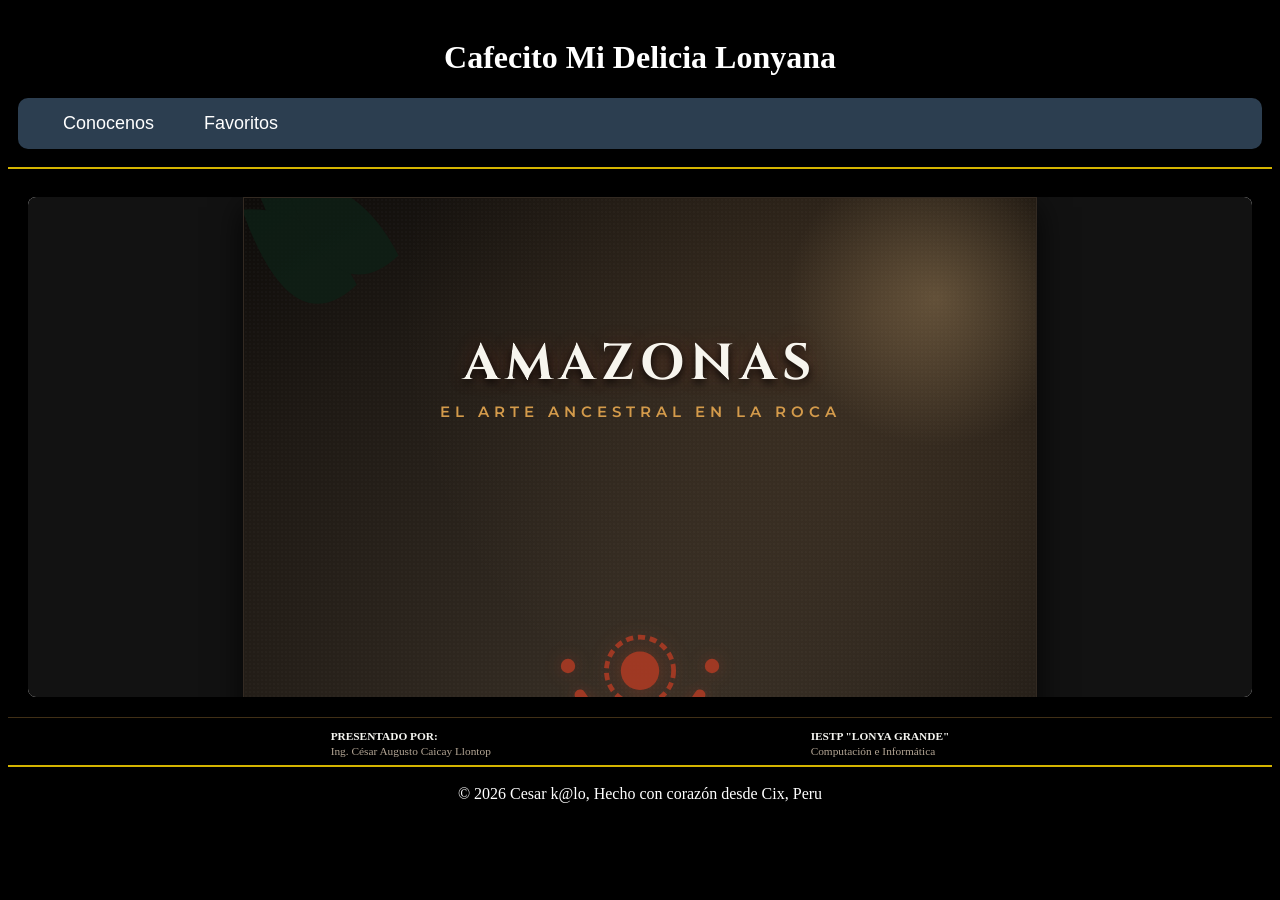
<file: index.html>
<html>
<head>
    <link rel="stylesheet" href="CSS/misestilos.css">
    <link rel="shortcut icon" href="img/fuego.ico">
    <title>Asociacion de Cafe Lonya</title>
</head>

<body>
    <header>
        <h1>Cafecito Mi Delicia Lonyana</h1>

        <nav class="navbar">
            <ul class="menu-principal">
                <li class="item">
                    <span>Conocenos</span>
                    <ul class="submenu">
                        <!-- Cambié los nombres a versiones sin espacios (recomendado) -->
                        <li><a href="HTML/lonyaGrande.html" target="miContenido">Mi Localidad</a></li>                        
                        <li><a href="HTML/instituto.html" target="miContenido">Mi Instituto</a></li>
                        <li><a href="HTML/mapita.html" target="miContenido">Mi Ubicacion</a></li>                   
                    </ul>
                </li>
<!--
                <li class="item">
                    <span>Proceso del Cafe</span>
                    <ul class="submenu">
                        <li><a href="HTML/CafeLonyano.html" target="miContenido">El Cafe Lonyano</a></li>
                        <li><a href="HTML/CalidadPrecio.html" target="miContenido">Calidad y Precio</a></li>
                        <li><a href="HTML/TiposCafe.html" target="miContenido">Tipos de Cafe</a></li>                    
                    </ul>
                </li>
-->
                <li class="item">
                    <span>Favoritos</span>
                    <ul class="submenu">
                        <li><a href="HTML/imagenes.html" target="miContenido">Mi Galeria</a></li>
                        <li><a href="HTML/playlist.html" target="miContenido">Mi Musica</a></li>
                        <li><a href="HTML/videolist.html" target="miContenido">Mis Videos</a></li>
                    </ul>
                </li>
            </ul>
        </nav>
    </header>
    <hr color="#d49b4b;">

    <main>
        <!-- Cambié frameborder="1" a un estilo CSS más moderno -->
        <iframe src="HTML/fondo.html" name="miContenido" width="100%" height="500px" style="border:0px solid #ccc; border-radius:8px;"></iframe>
        
    </main>

    <!-- Pie de página / Info del Trabajo -->
    <div class="footer">
        <div width="1px;">&nbsp; </div>
        <div class="authors">
            <strong>PRESENTADO POR:</strong>
                Ing. César Augusto Caicay Llontop
        </div>
        <div class="authors">
            <strong>IESTP "LONYA GRANDE"</strong>
                Computación e Informática
        </div>
        <div width="1px;">&nbsp; </div>
    </div>
    
</body>

<hr color="#d49b4b;">
<footer>© 2026 Cesar k@lo, Hecho con corazón desde Cix, Peru</footer>
 
</html>
</file>
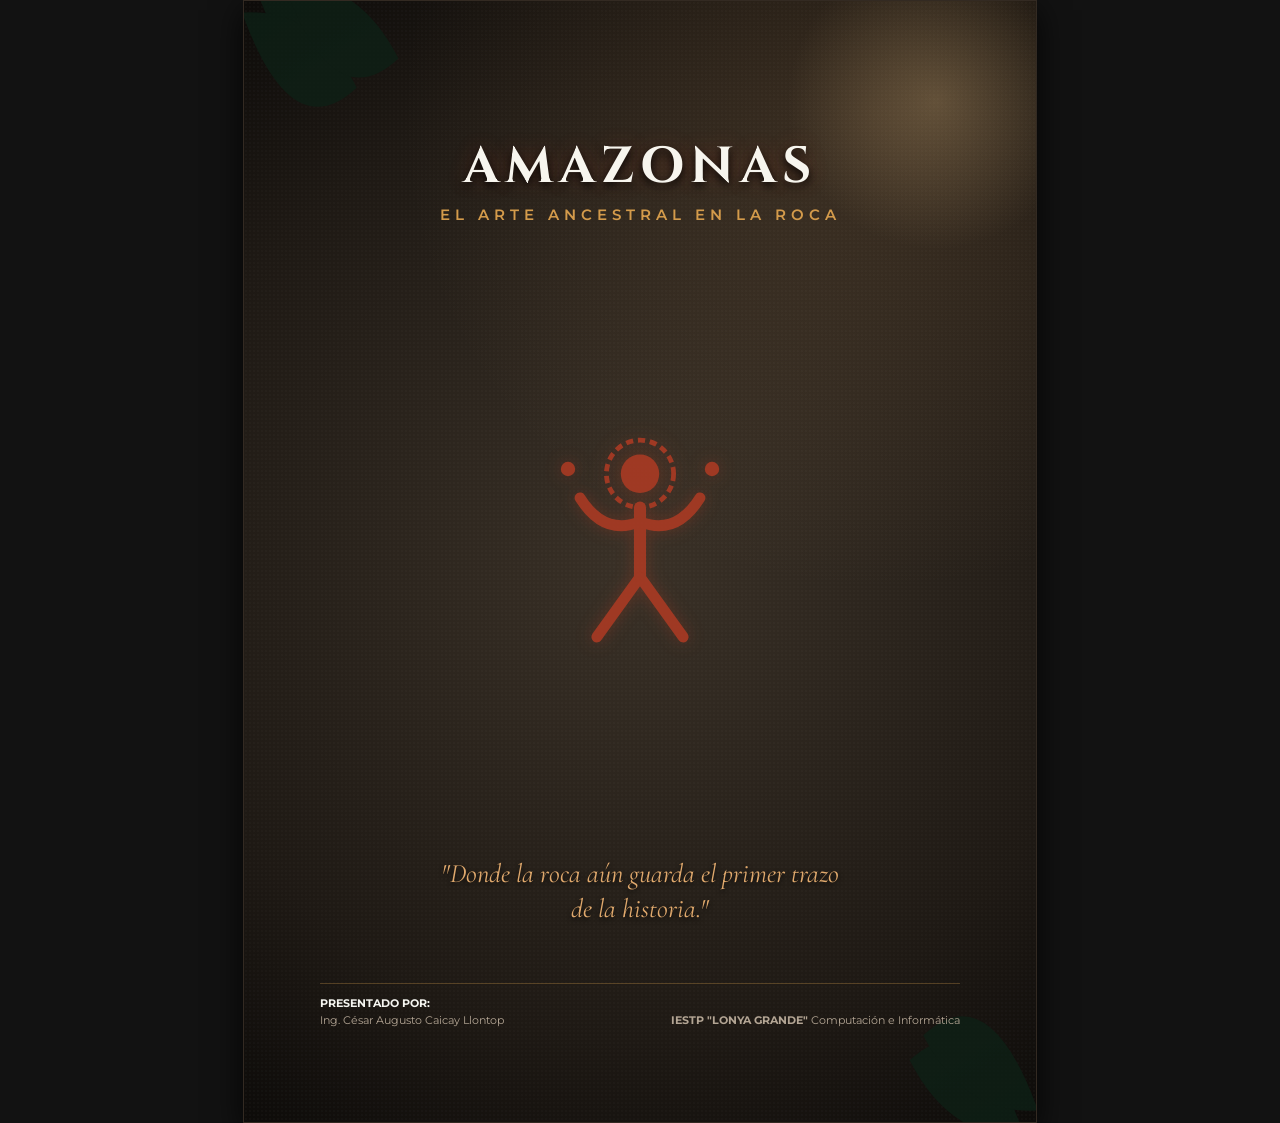
<file: HTML/fondo.html>
<!DOCTYPE html>
<html lang="es">
<head>
    <meta charset="UTF-8">
    <meta name="viewport" content="width=device-width, initial-scale=1.0">
    <link rel="stylesheet" href="../CSS/estilofondo.css">
    <title>Portada Amazonas - Arte Rupestre</title>
    <style>

    </style>
</head>
<body>

    <div class="canvas">
        <!-- Luz suave -->
        <div class="light-glow"></div>

        <!-- Hojas de Selva (SVG) -->
        <svg class="jungle-leaves top-left" viewBox="0 0 100 100">
            <path d="M10,10 Q50,0 80,40 Q50,80 10,10 Z" />
            <path d="M5,25 Q45,15 75,55 Q45,95 5,25 Z" />
            <path d="M25,5 Q65,-5 95,35 Q65,75 25,5 Z" />
        </svg>

        <svg class="jungle-leaves bottom-right" viewBox="0 0 100 100">
            <path d="M10,10 Q50,0 80,40 Q50,80 10,10 Z" />
            <path d="M5,25 Q45,15 75,55 Q45,95 5,25 Z" />
        </svg>

        <!-- Título -->
        <div class="header">
            <h1 class="title">AMAZONAS</h1>
            <p class="subtitle">El Arte Ancestral en la Roca</p>
        </div>

        <!-- Figura Rupestre Ocre -->
        <div class="cave-art-container">
            <svg class="rupestre-svg" viewBox="0 0 100 100">
                <!-- Cabeza y sol rupestre -->
                <circle cx="50" cy="22" r="8" />
                <circle cx="50" cy="22" r="14" stroke="#b23b23" stroke-width="2" fill="none" stroke-dasharray="3,2" />
                
                <!-- Cuerpo -->
                <line x1="50" y1="36" x2="50" y2="65" stroke="#b23b23" stroke-width="5" stroke-linecap="round" />
                
                <!-- Brazos hacia arriba (Típico arte rupestre antropomorfo) -->
                <path d="M 25 32 Q 35 48 50 42 Q 65 48 75 32" stroke="#b23b23" stroke-width="4.5" fill="none" stroke-linecap="round" />
                
                <!-- Piernas -->
                <path d="M 50 65 L 32 90" stroke="#b23b23" stroke-width="4.5" stroke-linecap="round" />
                <path d="M 50 65 L 68 90" stroke="#b23b23" stroke-width="4.5" stroke-linecap="round" />
                
                <!-- Detalle Soles/Símbolos laterales -->
                <circle cx="20" cy="20" r="3" />
                <circle cx="80" cy="20" r="3" />
            </svg>
        </div>

        <!-- Slogan Turístico -->
        <div class="slogan-box">
            <p class="slogan">"Donde la roca aún guarda el primer trazo<br>de la historia."</p>
        </div>

        <!-- Pie de página / Info del Trabajo -->
        <div class="footer">
            <div class="authors">
                <strong>PRESENTADO POR:</strong>
                Ing. César Augusto Caicay Llontop
            </div>
            <div style="text-align: right;">
                <strong>IESTP "LONYA GRANDE"</strong>
                Computación e Informática
            </div>
        </div>
    </div>

</body>
</html>
</file>
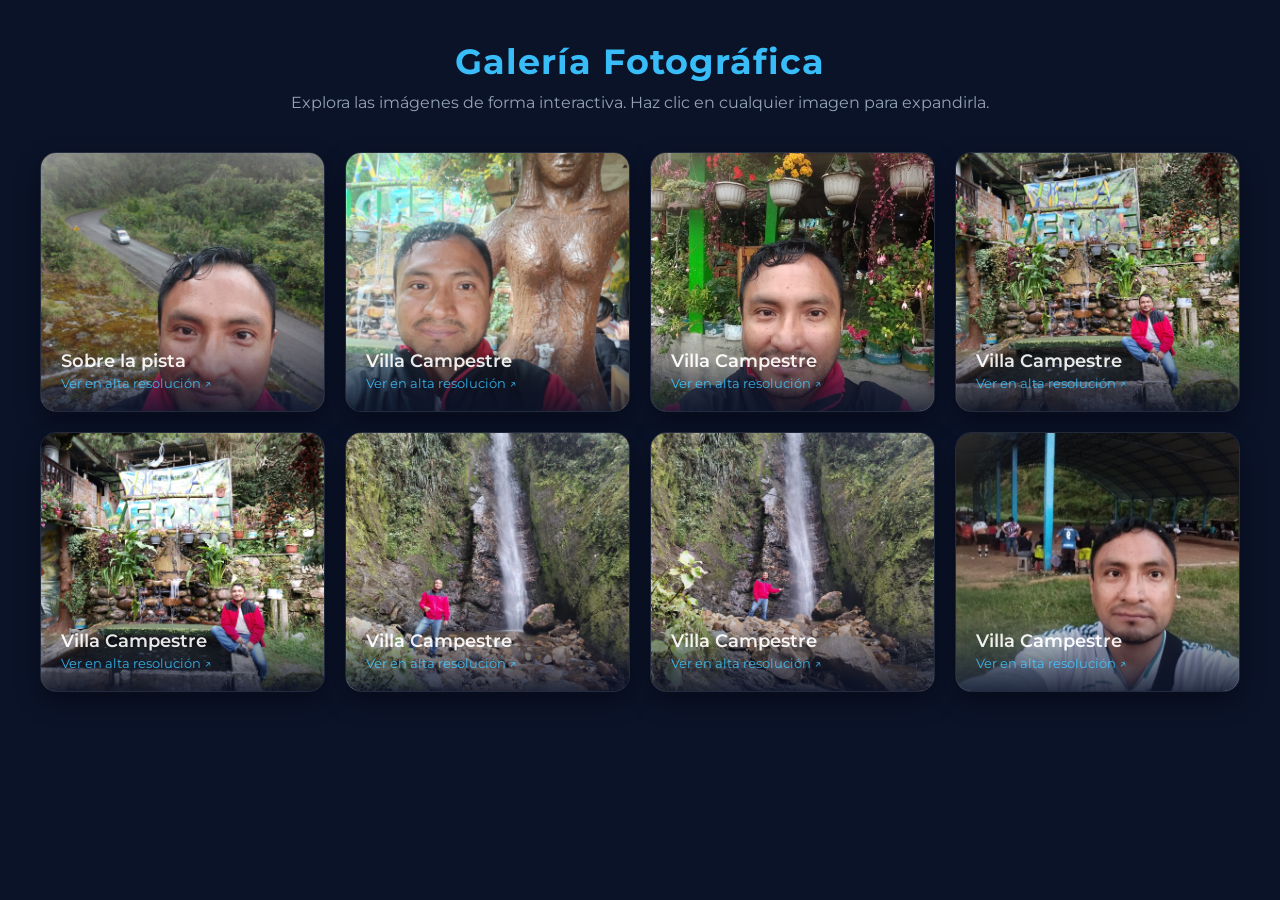
<file: HTML/imagenes.html>
<!DOCTYPE html>
<html lang="es">
<head>
    <meta charset="UTF-8">
    <meta name="viewport" content="width=device-width, initial-scale=1.0">
    <link rel="stylesheet" href="../CSS/estiloimg.css">
    
    <title>Galería Interactiva | Amazonas</title>

    <!-- Fuente Google Fonts -->
    <link href="https://fonts.googleapis.com/css2?family=Montserrat:wght@400;600;700&display=swap" rel="stylesheet">
    
    <!-- CSS de Fancybox (Librería para la ventana emergente / Lightbox) -->
    <link rel="stylesheet" href="https://cdn.jsdelivr.net/npm/@fancyapps/ui@5.0/dist/fancybox/fancybox.css" />
    
</head>
<body>

    <!-- Encabezado -->
    <div class="header">
        <h1>Galería Fotográfica</h1>
        <p>Explora las imágenes de forma interactiva. Haz clic en cualquier imagen para expandirla.</p>
    </div>

    <!-- Contenedor Interactivo de Imágenes -->
    <div class="gallery-container">

        <!-- Foto 1 -->
        <a href="../IMG/feeling1.jpeg" 
        class="gallery-item" 
        data-fancybox="galeria" 
        data-caption="<b>Paisaje sobre la carretera</b> — Vista panorámica.">
            
            <img src="../IMG/feeling1.jpeg" alt="Foto 1">
            
            <div class="zoom-icon">🔍</div>
            <div class="item-overlay">
                <span class="item-title">Sobre la pista</span>
                <span class="item-subtitle">Ver en alta resolución ↗</span>
            </div>
        </a>

        <!-- Foto 2 -->
        <a href="../IMG/feeling2.jpeg" 
        class="gallery-item" 
        data-fancybox="galeria" 
        data-caption="<b>Vista de la Villa campestre</b> — Vista panorámica.">
            
            <img src="../IMG/feeling2.jpeg" alt="Foto 2">
            
            <div class="zoom-icon">🔍</div>
            <div class="item-overlay">
                <span class="item-title">Villa Campestre</span>
                <span class="item-subtitle">Ver en alta resolución ↗</span>
            </div>
        </a>

        <!-- Foto 3 -->
        <a href="../IMG/feeling3.jpeg" 
        class="gallery-item" 
        data-fancybox="galeria" 
        data-caption="<b>Naturaleza de la Villa</b> — Vista panorámica.">
            
            <img src="../IMG/feeling3.jpeg" alt="Foto 3">
            
            <div class="zoom-icon">🔍</div>
            <div class="item-overlay">
                <span class="item-title">Villa Campestre</span>
                <span class="item-subtitle">Ver en alta resolución ↗</span>
            </div>
        </a>

        <!-- Foto 4 -->
        <a href="../IMG/feeling4.jpeg" 
        class="gallery-item" 
        data-fancybox="galeria" 
        data-caption="<b>Naturaleza de la Villa</b> — Vista panorámica.">
            
            <img src="../IMG/feeling4.jpeg" alt="Foto 4">
            
            <div class="zoom-icon">🔍</div>
            <div class="item-overlay">
                <span class="item-title">Villa Campestre</span>
                <span class="item-subtitle">Ver en alta resolución ↗</span>
            </div>
        </a>

        <!-- Foto 5 -->
        <a href="../IMG/feeling5.jpeg" 
        class="gallery-item" 
        data-fancybox="galeria" 
        data-caption="<b>Naturaleza de la Villa</b> — Vista panorámica.">
            
            <img src="../IMG/feeling5.jpeg" alt="Foto 5">
            
            <div class="zoom-icon">🔍</div>
            <div class="item-overlay">
                <span class="item-title">Villa Campestre</span>
                <span class="item-subtitle">Ver en alta resolución ↗</span>
            </div>
        </a>

        <!-- Foto 6 -->
        <a href="../IMG/feeling6.jpeg" 
        class="gallery-item" 
        data-fancybox="galeria" 
        data-caption="<b>Naturaleza de la Villa</b> — Vista panorámica.">
            
            <img src="../IMG/feeling6.jpeg" alt="Foto 6">
            
            <div class="zoom-icon">🔍</div>
            <div class="item-overlay">
                <span class="item-title">Villa Campestre</span>
                <span class="item-subtitle">Ver en alta resolución ↗</span>
            </div>
        </a>

        <!-- Foto 7 -->
        <a href="../IMG/feeling7.jpeg" 
        class="gallery-item" 
        data-fancybox="galeria" 
        data-caption="<b>Naturaleza de la Villa</b> — Vista panorámica.">
            
            <img src="../IMG/feeling7.jpeg" alt="Foto 7">
            
            <div class="zoom-icon">🔍</div>
            <div class="item-overlay">
                <span class="item-title">Villa Campestre</span>
                <span class="item-subtitle">Ver en alta resolución ↗</span>
            </div>
        </a>

        <!-- Foto 8 -->
        <a href="../IMG/feeling8.jpeg" 
        class="gallery-item" 
        data-fancybox="galeria" 
        data-caption="<b>Naturaleza de la Villa</b> — Vista panorámica.">
            
            <img src="../IMG/feeling8.jpeg" alt="Foto 8">
            
            <div class="zoom-icon">🔍</div>
            <div class="item-overlay">
                <span class="item-title">Villa Campestre</span>
                <span class="item-subtitle">Ver en alta resolución ↗</span>
            </div>
        </a>

    </div>

<!-- Script de JS Fancybox -->
    <script src="https://cdn.jsdelivr.net/npm/@fancyapps/ui@5.0/dist/fancybox/fancybox.umd.js"></script>
    <script>
        // Inicializar la Galería Interactiva con transiciones elegantes
        Fancybox.bind("[data-fancybox]", {
            animated: true,
            showClass: "f-fadeIn",
            hideClass: "f-fadeOut",
            Toolbar: {
                display: {
                    left: ["infobar"],
                    middle: [],
                    right: ["slideshow", "fullscreen", "thumbs", "close"],
                },
            },
        });
    </script>
</body>
</html>
</file>
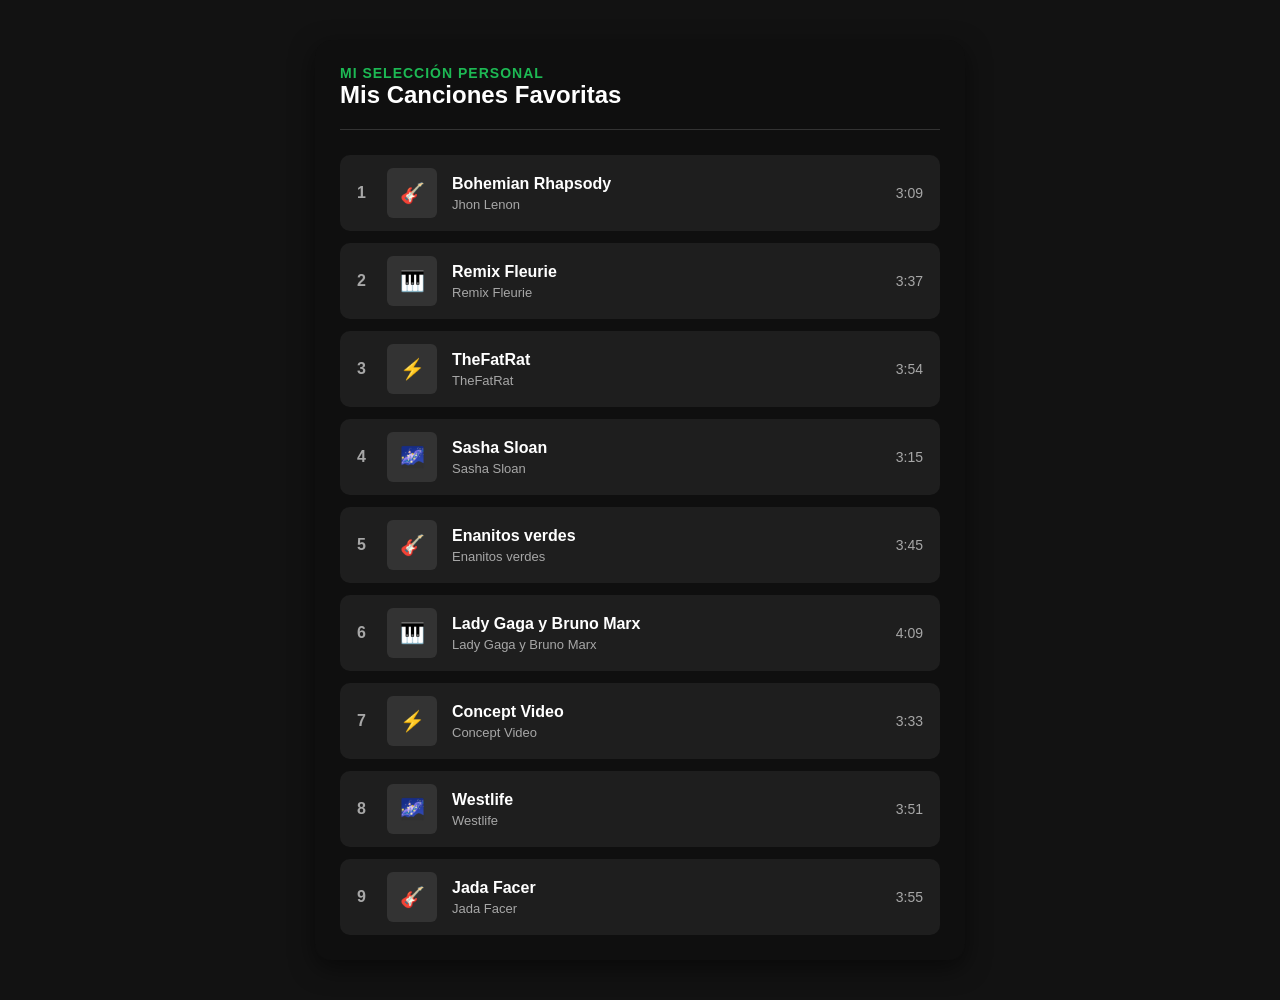
<file: HTML/playlist.html>
<!DOCTYPE html>
<html lang="es">
<head>
    <meta charset="UTF-8">
    <meta name="viewport" content="width=device-width, initial-scale=1.0">
    <link rel="stylesheet" href="../CSS/estilomusic.css">
    <title>Mi Playlist Favorita</title>
</head>
<body>

    <div class="playlist-container">
        
        <!-- Encabezado de la Playlist -->
        <div class="playlist-header">
            <p>Mi Selección Personal</p>
            <h1>Mis Canciones Favoritas</h1>
        </div>

        <!-- Lista de mis canciones -->
        <div class="song-list">

            <!-- Canción 1 -->
            <div class="song-item" data-src="../Multimedia/Imagine.mp3">
                <div class="song-number">1</div>
                <!-- Miniatura con emoji, puedes cambiarlo por una URL de imagen real en background-image -->
                <div class="song-cover" style="background-image: url('../IMG/');">🎸</div>
                <div class="song-info">
                    <h3 class="song-title">Bohemian Rhapsody</h3>
                    <p class="song-artist">Jhon Lenon</p>
                </div>
                <div class="song-duration">3:09</div>
            </div>

            <!-- Canción 2 -->
            <div class="song-item" data-src="../Multimedia/In The End.mp3">
                <div class="song-number">2</div>
                <div class="song-cover" style="background-image: url('../IMG/');">🎹</div>
                <div class="song-info">
                    <h3 class="song-title">Remix Fleurie</h3>
                    <p class="song-artist">Remix Fleurie</p>
                </div>
                <div class="song-duration">3:37</div>
            </div>

            <!-- Canción 3 -->
            <div class="song-item" data-src="../Multimedia/The Calling.mp3">
                <div class="song-number">3</div>
                <div class="song-cover" style="background-image: url('../IMG/');">⚡</div>
                <div class="song-info">
                    <h3 class="song-title">TheFatRat</h3>
                    <p class="song-artist">TheFatRat</p>
                </div>
                <div class="song-duration">3:54</div>
            </div>

            <!-- Canción 4 -->
            <div class="song-item" data-src="../Multimedia/Dancing With Your Ghost.mp3">
                <div class="song-number">4</div>
                <div class="song-cover">🌌</div>
                <div class="song-info">
                    <h3 class="song-title">Sasha Sloan</h3>
                    <p class="song-artist">Sasha Sloan</p>
                </div>
                <div class="song-duration">3:15</div>
            </div>

            <!-- Canción 5 -->
            <div class="song-item" data-src="../Multimedia/Mariposas.mp3">
                <div class="song-number">5</div>
                <div class="song-cover">🎸</div>
                <div class="song-info">
                    <h3 class="song-title">Enanitos verdes</h3>
                    <p class="song-artist">Enanitos verdes</p>
                </div>
                <div class="song-duration">3:45</div>
            </div>

            <!-- Canción 6 -->
            <div class="song-item" data-src="../Multimedia/Die with a smile.mp3">
                <div class="song-number">6</div>
                <div class="song-cover">🎹</div>
                <div class="song-info">
                    <h3 class="song-title">Lady Gaga y Bruno Marx</h3>
                    <p class="song-artist">Lady Gaga y Bruno Marx</p>
                </div>
                <div class="song-duration">4:09</div>
            </div>

            <!-- Canción 7 -->
            <div class="song-item" data-src="../Multimedia/Mil lagrimas.mp3">
                <div class="song-number">7</div>
                <div class="song-cover">⚡</div>
                <div class="song-info">
                    <h3 class="song-title">Concept Video</h3>
                    <p class="song-artist">Concept Video</p>
                </div>
                <div class="song-duration">3:33</div>
            </div>

            <!-- Canción 8 -->
            <div class="song-item" data-src="../Multimedia/My love.mp3">
                <div class="song-number">8</div>
                <div class="song-cover">🌌</div>
                <div class="song-info">
                    <h3 class="song-title">Westlife</h3>
                    <p class="song-artist">Westlife</p>
                </div>
                <div class="song-duration">3:51</div>
            </div>

             <!-- Canción 9 -->
            <div class="song-item" data-src="../Multimedia/Oceans.mp3">
                <div class="song-number">9</div>
                <div class="song-cover">🎸</div>
                <div class="song-info">
                    <h3 class="song-title">Jada Facer</h3>
                    <p class="song-artist">Jada Facer</p>
                </div>
                <div class="song-duration">3:55</div>
            </div>

        </div>
    </div>

    <!-- Reproductor de audio oculto -->
    <audio id="music-player"></audio>

    <script>
    // 1. Obtenemos el reproductor de audio y todas las canciones de la lista
    const player = document.getElementById('music-player');
    const songItems = document.querySelectorAll('.song-item');

    // Variable para rastrear qué canción está sonando actualmente
    let currentPlayingItem = null;

    // 2. Escuchamos el clic en cada una de las canciones
    songItems.forEach(item => {
        item.addEventListener('click', () => {
            const audioSrc = item.getAttribute('data-src');

            if (!audioSrc) {
                console.warn("Esta canción no tiene una ruta de audio definida.");
                return;
            }

            // Si hacemos clic en la misma canción que ya está sonando, la pausamos
            if (currentPlayingItem === item) {
                if (player.paused) {
                    player.play();
                    item.style.borderColor = "var(--color-acento)"; // Resalta cuando suena
                } else {
                    player.pause();
                    item.style.borderColor = "transparent"; // Quita el resalte al pausar
                }
            } else {
                // Si es una canción nueva:
                // Quitamos el borde activo a la canción anterior
                if (currentPlayingItem) {
                    currentPlayingItem.style.borderColor = "transparent";
                }

                // Cambiamos la fuente del reproductor y le damos Play
                player.src = audioSrc;
                player.play();
                
                // Marcamos visualmente la canción actual
                item.style.borderColor = "var(--color-acento)";
                currentPlayingItem = item;
            }
        });
    });
    </script>

</body>
</html>
</file>
<file: CSS/misestilos.css>
main {
            padding: 20px;           
        }

        header, footer {
            background: black;
            color: white;
            text-align: center;
            padding: 10px;
        }
		
        span {
            font-family:'Gill Sans', 'Gill Sans MT', Calibri, 'Trebuchet MS', sans-serif;
            font-size: 18px;
        }

        body {
            background: black;
        }
 
    
    /* Contenedor principal (Barra superior) */
	.navbar {
	    background-color: #2c3e50;
	    padding: 0px 20px; 
	    border-radius: 10px;
	}

	.menu-principal {
  	    list-style: none;
  	    display: flex; 
  	    margin: 0px;
  	    padding: 0px;
	}

	.item {
        position: relative;
	    padding: 15px 25px;
	    color: white;
	    cursor: pointer;
	    transition: background 0.3s;
	}

	.item:hover {
	    background-color: #34495e;
	}

	.submenu {
	    display: none; 
	    position: absolute;
        top: 100%;
	    left: 0;
	    background-color: #ffffff;
	    min-width: 180px;
	    list-style: none;
	    padding: 0;
	    box-shadow: 0px 8px 16px rgba(0, 0, 0, 0.2);
	    border-radius: 0 0 5px 5px;
	    z-index: 100;
	}

	.submenu li a {
	    color: #333;
	    padding: 12px 16px;
	    text-decoration: none;
	    display: block;
	    border-bottom: 1px solid #eee;
	}

	.submenu li a:hover {
	    background-color: #f1f1f1;
	    color: #e67e22;
	}

	/* Mantener el submenu visible al hacer hover en el item */
	.item:hover .submenu {
	    display: block;
	    animation: aparecer 0.4s ease;
	}

	/* También al hacer foco (click/tab) */
	.item:focus .submenu,
	.item:focus-within .submenu {
	    display: block;
	    animation: aparecer 0.4s ease;
	}

    @keyframes aparecer {
	    from { opacity: 0; transform: translateY(10px); }
	    to { opacity: 1; transform: translateY(0); }
	}

    /* Estilo adicional para mejorar la experiencia del iframe */
    iframe {
        border: 1px solid #ccc;
        border-radius: 8px;
        background-color: #f9f9f9;
    }




.mitablita {
  width: 100%;
  border-collapse: collapse;
  font-family: Arial, sans-serif;
}

.mitablita th, 
.mitablita td {
  padding: 12px;
  border: 1px solid #ddd;
  text-align: left;
  /* Transición suave para el color */
  transition: background-color 0.3s ease;
}

/* El efecto clave: resaltado al pasar el mouse */
.mitablita td:hover {
  background-color: #f1f1f1; /* Color gris suave */
  cursor: pointer;          /* Cambia el cursor a mano para indicar interacción */
}

/* Opcional: resaltar toda la fila en lugar de solo la celda */
.mitablita tbody tr:hover {
  background-color: #e8f4fd; /* Un azul muy claro para toda la fila */
}

/* Pie de página e info del trabajo */
        .footer {
            display: flex;
            justify-content: space-between;
            align-items: flex-end;
            z-index: 2;
            border-top: 1px solid rgba(212, 155, 75, 0.3);
            padding-top: 12px;
            font-size: 8.5pt;
            color: #b3a594;
        }

        .authors strong {
            color: #f5f5f0;
            display: block;
            margin-bottom: 3px;
        }











	
	
	/* Contenedor principal de la tarjeta */
.card {
  width: 300px;
  border-radius: 15px;
  overflow: hidden;
  box-shadow: 0 4px 8px rgba(0,0,0,0.2);
  transition: transform 0.3s ease;
  font-family: sans-serif;
}

/* Contenedor de la imagen con recorte para el zoom */
.image-container {
  width: 100%;
  height: 200px;
  overflow: hidden;
}

/* Efecto de zoom en la imagen al pasar el mouse */
.image-container img {
  width: 100%;
  height: 100%;
  object-fit: cover;
  transition: transform 0.5s ease;
}

.image-container img:hover {
  transform: scale(1.2); /* Aumenta el tamaño al 120% */
}

/* Estilo para la descripción */
.description {
  padding: 15px;
  background-color: #fff;
}
</file>
<file: CSS/estilofondo.css>
@import url('https://fonts.googleapis.com/css2?family=Cinzel:wght@700&family=Montserrat:wght@300;400;600&family=Cormorant+Garamond:ital,wght@1,600&display=swap');

        * {
            box-sizing: border-box;
            margin: 0;
            padding: 0;
        }

        body {
            background-color: #121212;
            display: flex;
            justify-content: center;
            align-items: center;
            min-height: 100vh;
            font-family: 'Montserrat', sans-serif;
            color: #f5f5f0;
        }

        /* Lienzo en proporción A4 */
        .canvas {
            width: 210mm;
            height: 297mm;
            position: relative;
            background: 
                radial-gradient(circle at 80% 10%, rgba(224, 169, 109, 0.15) 0%, transparent 40%),
                radial-gradient(circle at 50% 50%, #3a3127 0%, #1e1914 70%, #0d0b09 100%);
            border: 1px solid #332a22;
            box-shadow: 0 10px 30px rgba(0,0,0,0.8);
            overflow: hidden;
            display: flex;
            flex-direction: column;
            justify-content: space-between;
            padding: 25mm 20mm;
        }

        /* Textura simulada de piedra */
        .canvas::before {
            content: "";
            position: absolute;
            top: 0; left: 0; right: 0; bottom: 0;
            background-image: radial-gradient(rgba(255, 255, 255, 0.03) 1px, transparent 0);
            background-size: 4px 4px;
            opacity: 0.6;
            pointer-events: none;
        }

        /* Hojas de la selva en las esquinas */
        .jungle-leaves {
            position: absolute;
            width: 180px;
            height: 180px;
            fill: #0d2116;
            opacity: 0.75;
            pointer-events: none;
        }

        .top-left { top: -20px; left: -20px; transform: rotate(10deg); }
        .bottom-right { bottom: -20px; right: -20px; transform: rotate(190deg); }

        /* Luz suave superior derecha */
        .light-glow {
            position: absolute;
            top: -50px;
            right: -50px;
            width: 300px;
            height: 300px;
            background: radial-gradient(circle, rgba(240, 200, 140, 0.25) 0%, transparent 70%);
            pointer-events: none;
        }

        /* Encabezado */
        .header {
            text-align: center;
            z-index: 2;
            margin-top: 10mm;
        }

        .title {
            font-family: 'Cinzel', serif;
            font-size: 38pt;
            letter-spacing: 6px;
            color: #f7f5ee;
            text-shadow: 0 4px 10px rgba(0,0,0,0.9), 0 0 20px rgba(178, 59, 35, 0.3);
            margin-bottom: 5px;
        }

        .subtitle {
            font-size: 11pt;
            font-weight: 600;
            letter-spacing: 5px;
            color: #d49b4b;
            text-transform: uppercase;
        }

        /* Figura Rupestre Centro */
        .cave-art-container {
            display: flex;
            justify-content: center;
            align-items: center;
            z-index: 2;
            margin: auto 0;
        }

        .rupestre-svg {
            width: 240px;
            height: 240px;
            fill: #b23b23;
            /* Transparencia y modo de fusión para integrarse a la roca */
            mix-blend-mode: color-dodge;
            opacity: 0.85;
            filter: drop-shadow(0 0 8px rgba(178, 59, 35, 0.4));
        }

        /* Slogan */
        .slogan-box {
            text-align: center;
            z-index: 2;
            margin-bottom: 15mm;
        }

        .slogan {
            font-family: 'Cormorant Garamond', serif;
            font-style: italic;
            font-size: 20pt;
            color: #e0a96d;
            line-height: 1.3;
            text-shadow: 0 2px 5px rgba(0,0,0,0.8);
        }

        /* Pie de página e info del trabajo */
        .footer {
            display: flex;
            justify-content: space-between;
            align-items: flex-end;
            z-index: 2;
            border-top: 1px solid rgba(212, 155, 75, 0.3);
            padding-top: 12px;
            font-size: 8.5pt;
            color: #b3a594;
        }

        .authors strong {
            color: #f5f5f0;
            display: block;
            margin-bottom: 3px;
        }

        @media print {
            body { background: none; }
            .canvas { box-shadow: none; border: none; }
        }
</file>
<file: CSS/estiloimg.css>
* {
            box-sizing: border-box;
            margin: 0;
            padding: 0;
        }

        body {
            font-family: 'Montserrat', sans-serif;
            background-color: #0b1329;
            color: #f8fafc;
            min-height: 100vh;
            padding: 40px 20px;
        }

        /* Encabezado Principal */
        .header {
            text-align: center;
            max-width: 800px;
            margin: 0 auto 40px auto;
        }

        .header h1 {
            font-size: 2.2rem;
            font-weight: 700;
            color: #38bdf8;
            letter-spacing: 1px;
            margin-bottom: 10px;
        }

        .header p {
            color: #94a3b8;
            font-size: 1rem;
        }

        /* Contenedor de la Galería Grid Responsiva */
        .gallery-container {
            max-width: 1200px;
            margin: 0 auto;
            display: grid;
            grid-template-columns: repeat(auto-fit, minmax(280px, 1fr));
            gap: 20px;
        }

        /* Tarjeta de cada imagen */
        .gallery-item {
            position: relative;
            border-radius: 16px;
            overflow: hidden;
            box-shadow: 0 10px 25px rgba(0, 0, 0, 0.4);
            border: 1px solid rgba(255, 255, 255, 0.1);
            cursor: pointer;
            transition: transform 0.4s ease, box-shadow 0.4s ease;
            height: 260px;
        }

        .gallery-item:hover {
            transform: translateY(-8px);
            box-shadow: 0 18px 35px rgba(56, 189, 248, 0.25);
            border-color: rgba(56, 189, 248, 0.4);
        }

        .gallery-item img {
            width: 100%;
            height: 100%;
            object-fit: cover;
            transition: transform 0.5s ease;
        }

        /* Efecto Zoom al pasar el mouse por encima */
        .gallery-item:hover img {
            transform: scale(1.08);
        }

        /* Capa con la información flotante (Glassmorphism) */
        .item-overlay {
            position: absolute;
            bottom: 0;
            left: 0;
            right: 0;
            padding: 20px;
            background: linear-gradient(to top, rgba(11, 19, 41, 0.95), rgba(11, 19, 41, 0));
            display: flex;
            flex-direction: column;
            justify-content: flex-end;
            opacity: 0.9;
            transition: opacity 0.3s ease;
        }

        .item-title {
            font-size: 1.1rem;
            font-weight: 600;
            color: #ffffff;
            margin-bottom: 4px;
        }

        .item-subtitle {
            font-size: 0.82rem;
            color: #38bdf8;
        }

        /* Icono de Lupa flotante */
        .zoom-icon {
            position: absolute;
            top: 15px;
            right: 15px;
            background: rgba(15, 23, 42, 0.6);
            backdrop-filter: blur(8px);
            width: 38px;
            height: 38px;
            border-radius: 50%;
            display: flex;
            justify-content: center;
            align-items: center;
            border: 1px solid rgba(255,255,255,0.2);
            opacity: 0;
            transition: opacity 0.3s ease, transform 0.3s ease;
        }

        .gallery-item:hover .zoom-icon {
            opacity: 1;
            transform: scale(1.1);
        }
</file>
<file: CSS/estilomusic.css>
/* ==========================================================================
           1. VARIABLES CSS (Modifica los colores y fuentes aquí de forma fácil)
           ========================================================================== */
        :root {
            --color-fondo: #121212;       /* Fondo oscuro elegante */
            --color-tarjeta: #1e1e1e;     /* Fondo de cada canción */
            --color-tarjeta-hover: #2a2a2a; /* Color al pasar el cursor */
            --color-texto-principal: #ffffff;
            --color-texto-secundario: #a7a7a7;
            --color-acento: #1db954;       /* Verde Spotify (puedes cambiarlo por azul, morado, etc.) */
            --fuente-principal: 'Segoe UI', Tahoma, Geneva, Verdana, sans-serif;
        }

        /* ==========================================================================
           2. ESTILOS GENERALES
           ========================================================================== */
        body {
            background-color: var(--color-fondo);
            color: var(--color-texto-principal);
            font-family: var(--fuente-principal);
            margin: 0;
            padding: 40px 20px;
            display: flex;
            justify-content: center;
            align-items: center;
            min-height: 100vh;
            box-sizing: border-box;
        }

        /* Contenedor principal de la playlist */
        .playlist-container {
            width: 100%;
            max-width: 600px;
            background-color: #00000030;
            padding: 25px;
            border-radius: 16px;
            box-shadow: 0 8px 24px rgba(0, 0, 0, 0.5);
        }

        /* Encabezado */
        .playlist-header {
            margin-bottom: 25px;
            border-bottom: 1px solid #333;
            padding-bottom: 15px;
        }

        .playlist-header h1 {
            font-size: 24px;
            margin: 0 0 5px 0;
            color: var(--color-texto-principal);
        }

        .playlist-header p {
            font-size: 14px;
            margin: 0;
            color: var(--color-acento);
            text-transform: uppercase;
            letter-spacing: 1px;
            font-weight: bold;
        }

        /* ==========================================================================
           3. DISEÑO DE LAS TARJETAS DE CANCIONES (ITEMS)
           ========================================================================== */
        .song-list {
            display: flex;
            flex-direction: column;
            gap: 12px; /* Espacio entre canciones */
        }

        .song-item {
            display: flex;
            align-items: center;
            background-color: var(--color-tarjeta);
            padding: 12px 16px;
            border-radius: 10px;
            transition: all 0.3s ease;
            cursor: pointer;
            border: 1px solid transparent;
        }

        /* Efecto visual al pasar el mouse */
        .song-item:hover {
            background-color: var(--color-tarjeta-hover);
            transform: translateY(-2px);
            border-color: var(--color-acento);
            box-shadow: 0 4px 12px rgba(0, 0, 0, 0.3);
        }

        /* Número de posición de la canción */
        .song-number {
            font-size: 16px;
            font-weight: bold;
            color: var(--color-texto-secundario);
            width: 30px;
        }

        /* Avatar / Miniatura del álbum o icono */
        .song-cover {
            width: 50px;
            height: 50px;
            background-color: #333;
            border-radius: 6px;
            margin-right: 15px;
            display: flex;
            justify-content: center;
            align-items: center;
            font-size: 20px;
            color: var(--color-texto-secundario);
            background-size: cover;
            background-position: center;
        }

        /* Información de la canción (Título y Artista) */
        .song-info {
            flex-grow: 1; /* Hace que use todo el espacio central disponible */
        }

        .song-title {
            font-size: 16px;
            font-weight: 600;
            margin: 0 0 4px 0;
        }

        .song-artist {
            font-size: 13px;
            color: var(--color-texto-secundario);
            margin: 0;
        }

        /* Duración de la canción */
        .song-duration {
            font-size: 14px;
            color: var(--color-texto-secundario);
            font-variant-numeric: tabular-nums; /* Mantiene los números alineados */
        }

        /* Icono de reproducción que aparece al hacer hover */
        .song-item:hover .song-number {
            color: var(--color-acento);
        }
</file>
